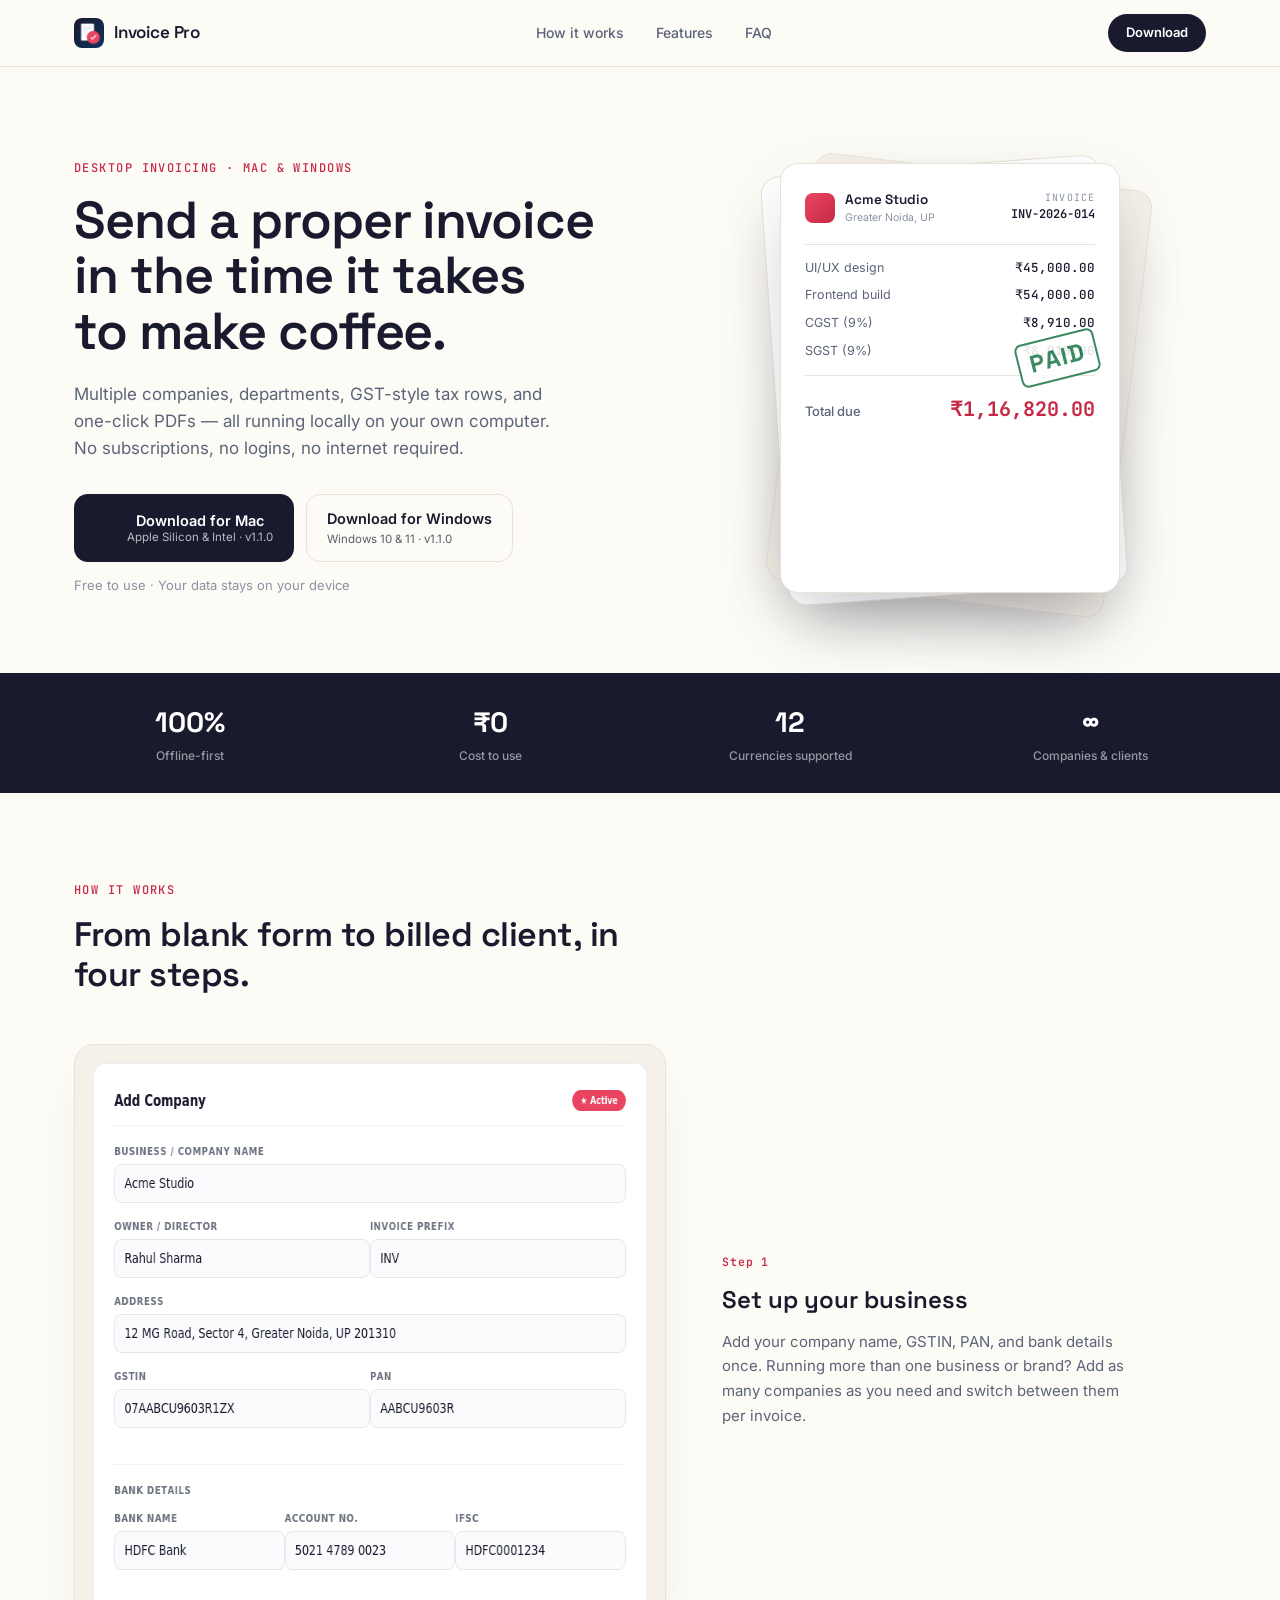
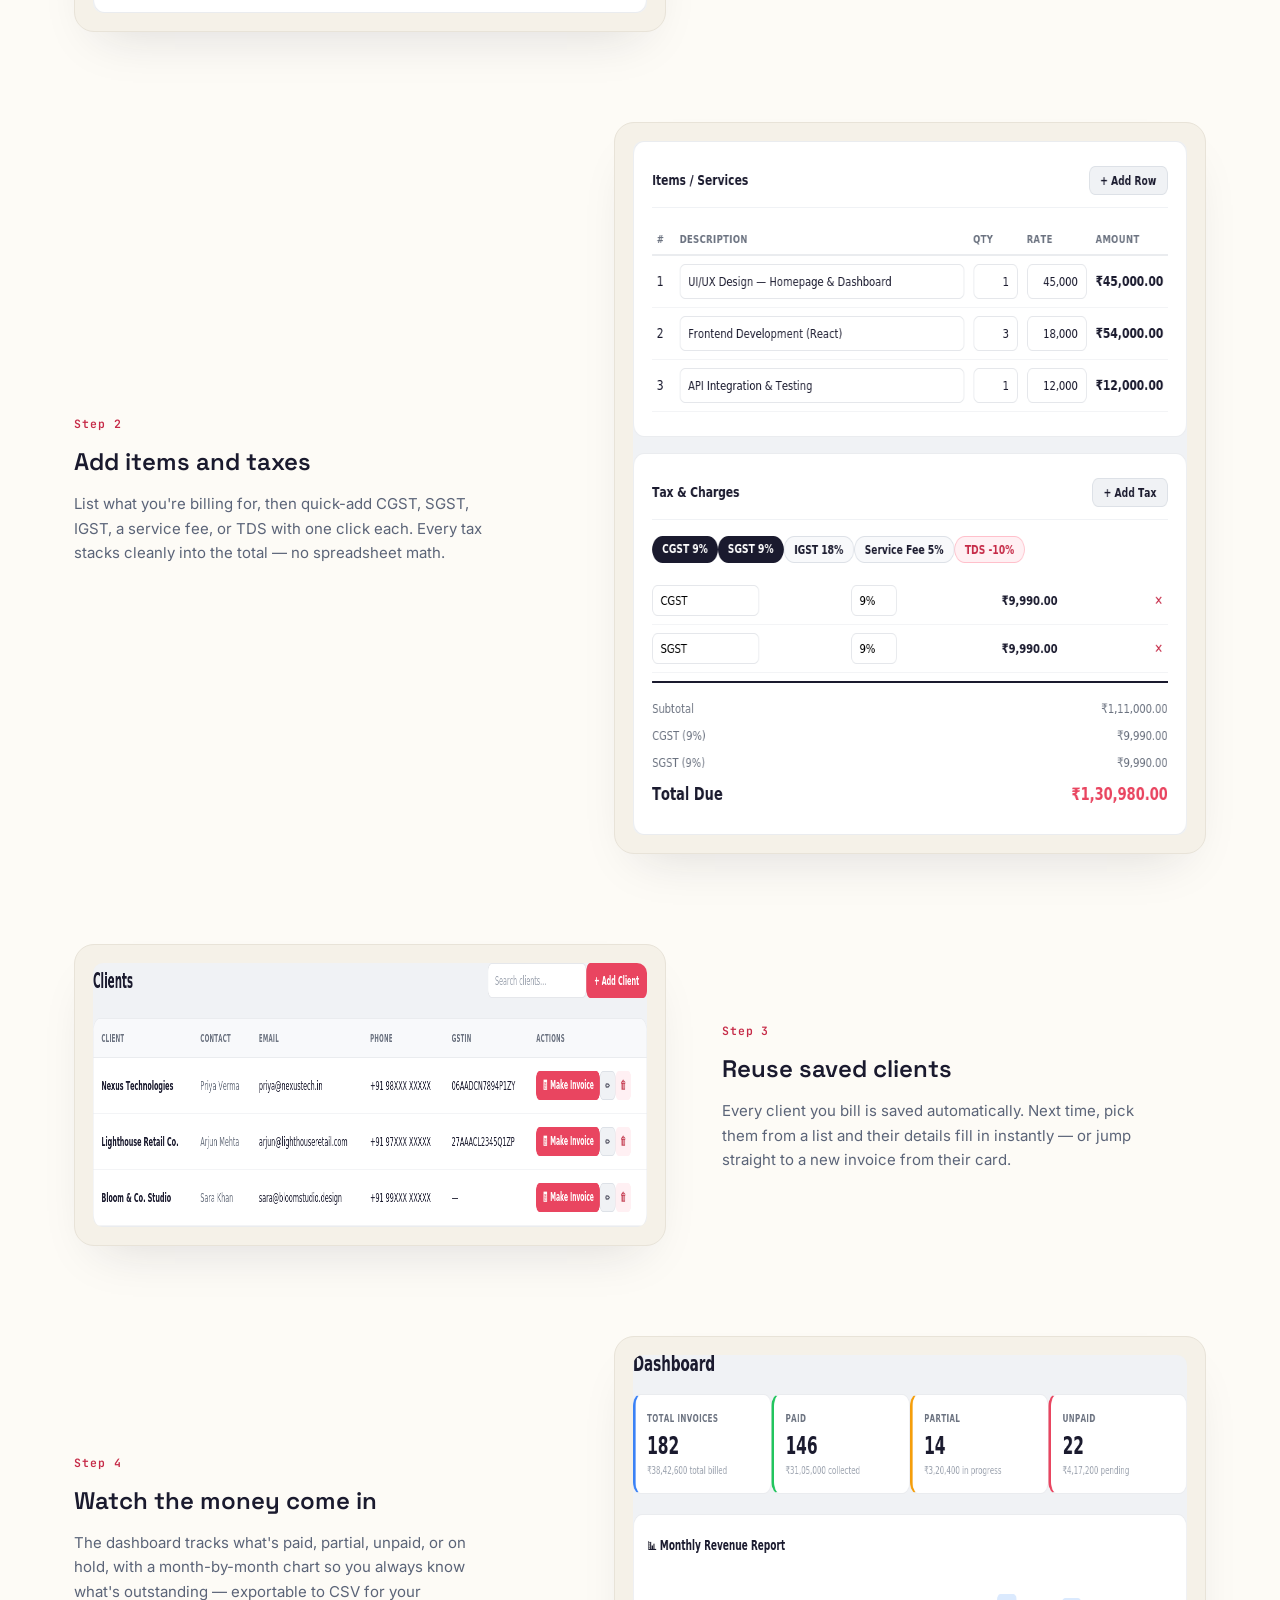
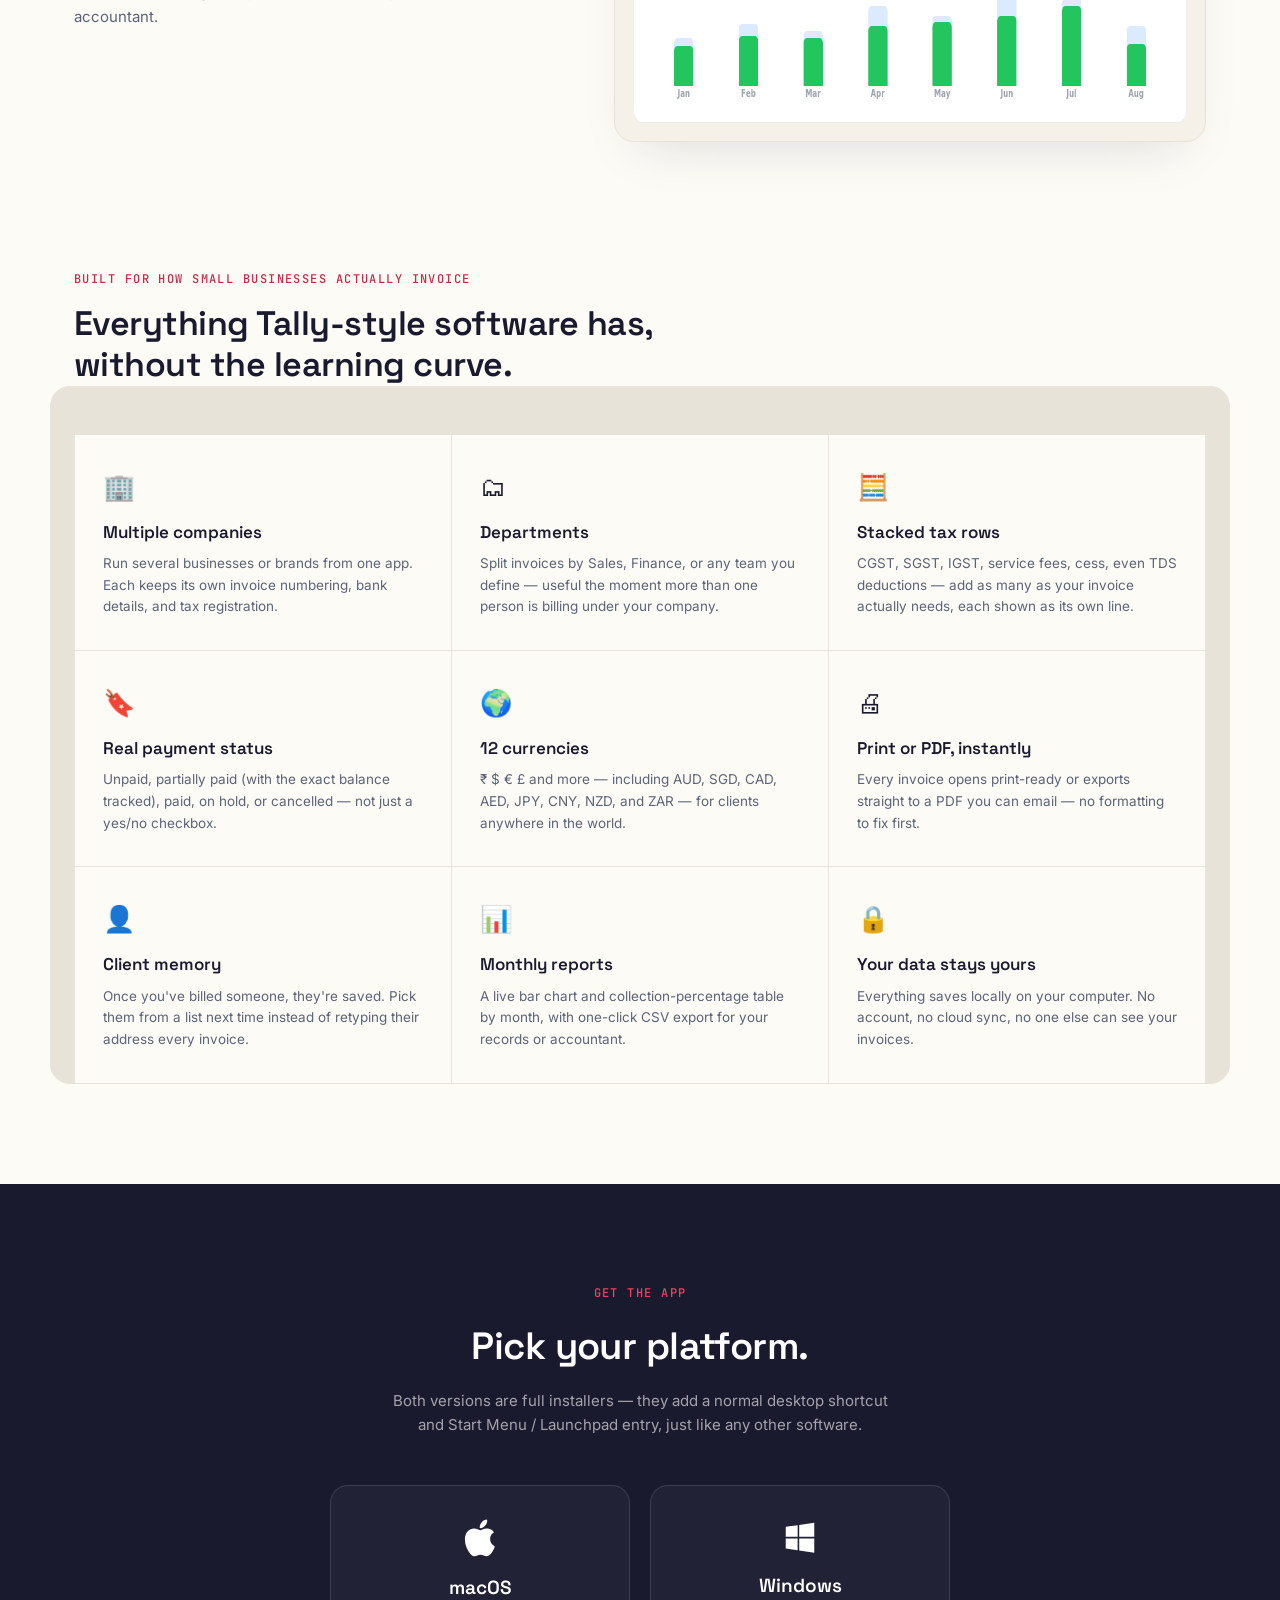
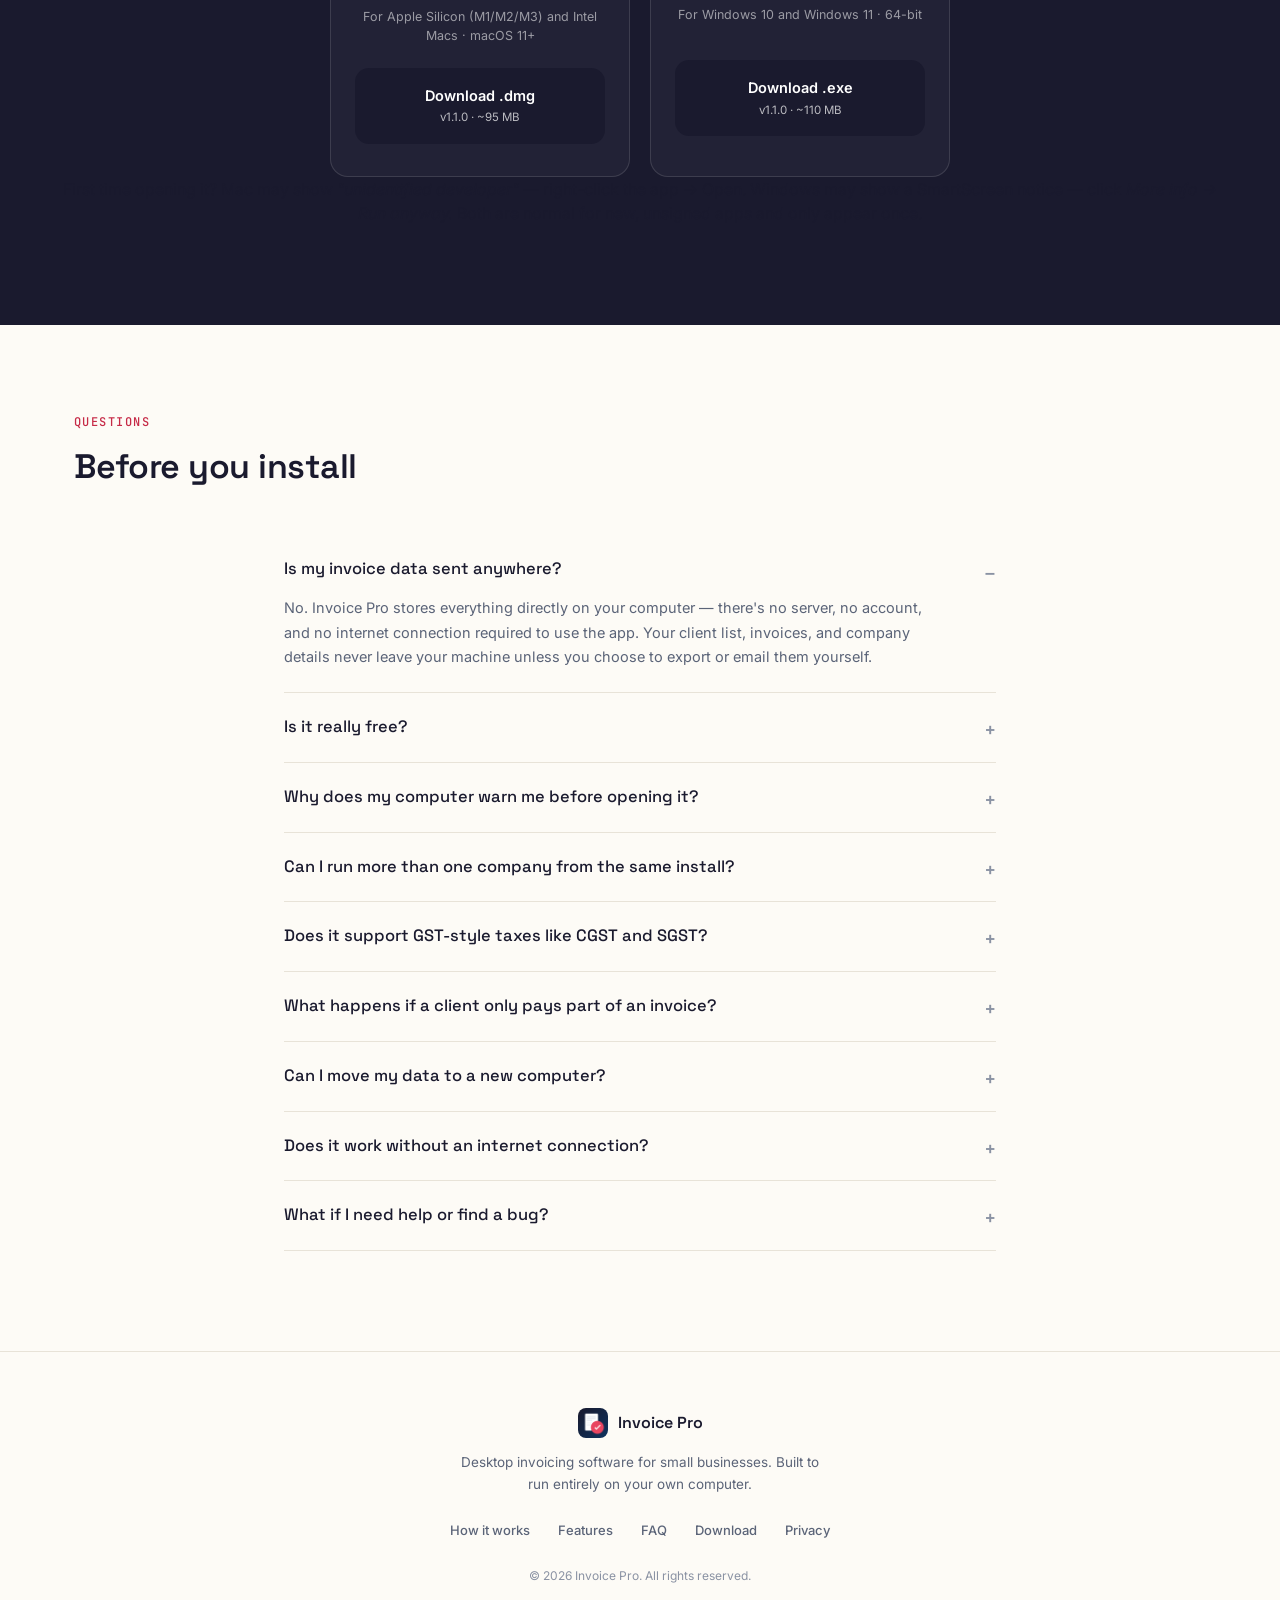
<file: index.html>
<!DOCTYPE html>
<html lang="en">
<head>
<meta charset="UTF-8">
<meta name="viewport" content="width=device-width, initial-scale=1.0">
<title>Invoice Pro — Free Invoicing Software for Mac & Windows</title>
<meta name="description" content="Invoice Pro is a free desktop invoicing app for small businesses. Multiple companies, departments, GST-ready CGST/SGST tax rows, and one-click PDF — all stored locally on your computer.">
<meta name="robots" content="index, follow">
<link rel="canonical" href="https://freeinvoice4u.com/">

<!-- Open Graph / social sharing preview -->
<meta property="og:type" content="website">
<meta property="og:url" content="https://freeinvoice4u.com/">
<meta property="og:title" content="Invoice Pro — Free Invoicing Software for Mac & Windows">
<meta property="og:description" content="Send a proper invoice in the time it takes to make coffee. Multiple companies, GST-ready tax rows, and one-click PDFs — free and fully offline.">
<meta property="og:image" content="https://freeinvoice4u.com/assets/og-image.jpg">
<meta property="og:image:width" content="1200">
<meta property="og:image:height" content="630">
<meta property="og:site_name" content="Invoice Pro">

<!-- Twitter Card -->
<meta name="twitter:card" content="summary_large_image">
<meta name="twitter:title" content="Invoice Pro — Free Invoicing Software for Mac & Windows">
<meta name="twitter:description" content="Send a proper invoice in the time it takes to make coffee. Multiple companies, GST-ready tax rows, and one-click PDFs — free and fully offline.">
<meta name="twitter:image" content="https://freeinvoice4u.com/assets/og-image.jpg">

<link rel="icon" type="image/png" sizes="32x32" href="assets/favicon-32.png">
<link rel="icon" type="image/png" sizes="16x16" href="assets/favicon-16.png">
<link rel="apple-touch-icon" href="assets/apple-touch-icon.png">
<link rel="preconnect" href="https://fonts.googleapis.com">
<link rel="preconnect" href="https://fonts.gstatic.com" crossorigin>
<link href="https://fonts.googleapis.com/css2?family=Space+Grotesk:wght@400;500;600;700&family=Inter:wght@400;500;600;700;800&family=JetBrains+Mono:wght@400;500;600&display=swap" rel="stylesheet">
<link rel="stylesheet" href="styles.css">

<!-- Structured data for search engines (helps eligibility for rich results) -->
<script type="application/ld+json">
{
  "@context": "https://schema.org",
  "@type": "SoftwareApplication",
  "name": "Invoice Pro",
  "operatingSystem": "macOS, Windows",
  "applicationCategory": "BusinessApplication",
  "description": "Free desktop invoicing software for small businesses. Multiple companies, departments, GST-ready tax rows, and one-click PDF export — all stored locally on your computer.",
  "offers": {
    "@type": "Offer",
    "price": "0",
    "priceCurrency": "USD"
  },
  "url": "https://freeinvoice4u.com/"
}
</script>

<!-- Google Analytics (GA4) -->
<!-- Replace G-MYVFQKL49J below with your real Measurement ID from analytics.google.com -->
<script async src="https://www.googletagmanager.com/gtag/js?id=G-MYVFQKL49J"></script>
<script>
  window.dataLayer = window.dataLayer || [];
  function gtag(){dataLayer.push(arguments);}
  gtag('js', new Date());
  gtag('config', 'G-MYVFQKL49J');
</script>

<!-- Google AdSense -->
<script async src="https://pagead2.googlesyndication.com/pagead/js/adsbygoogle.js?client=ca-pub-1694746758452499"
     crossorigin="anonymous"></script>

</head>
<body>

<!-- ═══════════════ NAV ═══════════════ -->
<header class="site-nav">
  <div class="nav-inner">
    <a href="#top" class="nav-brand">
      <img src="assets/logo.png" alt="" class="nav-logo">
      <span>Invoice Pro</span>
    </a>
    <nav class="nav-links">
      <a href="#how-it-works">How it works</a>
      <a href="#features">Features</a>
      <a href="#faq">FAQ</a>
    </nav>
    <a href="#download" class="nav-cta">Download</a>
  </div>
</header>

<main id="top">

  <!-- ═══════════════ HERO ═══════════════ -->
  <section class="hero">
    <div class="hero-inner">
      <div class="hero-copy">
        <p class="eyebrow">Desktop invoicing · Mac &amp; Windows</p>
        <h1>Send a proper invoice<br>in the time it takes<br>to make coffee.</h1>
        <p class="hero-sub">Multiple companies, departments, GST-style tax rows, and one-click PDFs — all running locally on your own computer. No subscriptions, no logins, no internet required.</p>

        <div class="hero-actions">
          <button class="btn-download primary" id="primary-download">
            <svg class="os-icon" id="primary-os-icon" viewBox="0 0 24 24" fill="none"><path d="M0 0h24v24H0z" fill="none"/></svg>
            <span>
              <strong id="primary-download-label">Download for Mac</strong>
              <small id="primary-download-sub">Apple Silicon &amp; Intel · v1.1.0</small>
            </span>
          </button>
          <a href="#download" class="btn-download secondary" id="secondary-download">
            <span>
              <strong id="secondary-download-label">Download for Windows</strong>
              <small>Windows 10 &amp; 11 · v1.1.0</small>
            </span>
          </a>
        </div>
        <p class="hero-note">Free to use · Your data stays on your device</p>
      </div>

      <div class="hero-visual" aria-hidden="true">
        <div class="ledger-stack">
          <div class="ledger-sheet sheet-back"></div>
          <div class="ledger-sheet sheet-mid"></div>
          <div class="invoice-card" id="hero-invoice">
            <div class="ic-head">
              <div class="ic-brand">
                <div class="ic-logo"></div>
                <div>
                  <div class="ic-bizname">Acme Studio</div>
                  <div class="ic-bizline">Greater Noida, UP</div>
                </div>
              </div>
              <div class="ic-title">
                <div class="ic-invoice-word">INVOICE</div>
                <div class="ic-num">INV-2026-014</div>
              </div>
            </div>
            <div class="ic-rows">
              <div class="ic-row"><span>UI/UX design</span><span class="ic-amt" data-final="₹45,000.00">₹0.00</span></div>
              <div class="ic-row"><span>Frontend build</span><span class="ic-amt" data-final="₹54,000.00">₹0.00</span></div>
              <div class="ic-row"><span>CGST (9%)</span><span class="ic-amt" data-final="₹8,910.00">₹0.00</span></div>
              <div class="ic-row"><span>SGST (9%)</span><span class="ic-amt" data-final="₹8,910.00">₹0.00</span></div>
            </div>
            <div class="ic-total-wrap">
              <div class="ic-total-row">
                <span>Total due</span>
                <span class="ic-total-amt" data-final="₹1,16,820.00">₹0.00</span>
              </div>
              <div class="ic-stamp" id="ic-stamp">PAID</div>
            </div>
          </div>
        </div>
      </div>
    </div>
  </section>

  <!-- ═══════════════ TRUST STRIP ═══════════════ -->
  <section class="trust-strip">
    <div class="trust-inner">
      <div class="trust-item"><span class="trust-num">100%</span><span>Offline-first</span></div>
      <div class="trust-item"><span class="trust-num">₹0</span><span>Cost to use</span></div>
      <div class="trust-item"><span class="trust-num">12</span><span>Currencies supported</span></div>
      <div class="trust-item"><span class="trust-num">∞</span><span>Companies &amp; clients</span></div>
    </div>
  </section>

  <!-- ═══════════════ HOW IT WORKS ═══════════════ -->
  <section class="how" id="how-it-works">
    <div class="section-head">
      <p class="eyebrow">How it works</p>
      <h2>From blank form to billed client, in four steps.</h2>
    </div>

    <div class="how-grid">
      <div class="how-step">
        <div class="how-frame">
          <img src="assets/snippet-company.png" alt="Setting up a company profile with name, GST number, and bank details" loading="lazy" width="704" height="550">
        </div>
        <div class="how-text">
          <span class="how-tag">Step 1</span>
          <h3>Set up your business</h3>
          <p>Add your company name, GSTIN, PAN, and bank details once. Running more than one business or brand? Add as many companies as you need and switch between them per invoice.</p>
        </div>
      </div>

      <div class="how-step reverse">
        <div class="how-frame">
          <img src="assets/snippet-items-tax.png" alt="Adding line items and tax rows like CGST and SGST with quick-add buttons" loading="lazy" width="724" height="694">
        </div>
        <div class="how-text">
          <span class="how-tag">Step 2</span>
          <h3>Add items and taxes</h3>
          <p>List what you're billing for, then quick-add CGST, SGST, IGST, a service fee, or TDS with one click each. Every tax stacks cleanly into the total — no spreadsheet math.</p>
        </div>
      </div>

      <div class="how-step">
        <div class="how-frame">
          <img src="assets/snippet-clients.png" alt="Client directory showing saved clients with a Make Invoice button" loading="lazy" width="1124" height="264">
        </div>
        <div class="how-text">
          <span class="how-tag">Step 3</span>
          <h3>Reuse saved clients</h3>
          <p>Every client you bill is saved automatically. Next time, pick them from a list and their details fill in instantly — or jump straight to a new invoice from their card.</p>
        </div>
      </div>

      <div class="how-step reverse">
        <div class="how-frame">
          <img src="assets/snippet-dashboard.png" alt="Dashboard showing monthly revenue chart and collection percentage" loading="lazy" width="864" height="368">
        </div>
        <div class="how-text">
          <span class="how-tag">Step 4</span>
          <h3>Watch the money come in</h3>
          <p>The dashboard tracks what's paid, partial, unpaid, or on hold, with a month-by-month chart so you always know what's outstanding — exportable to CSV for your accountant.</p>
        </div>
      </div>
    </div>
  </section>

  <!-- ═══════════════ FEATURES ═══════════════ -->
  <section class="features" id="features">
    <div class="section-head">
      <p class="eyebrow">Built for how small businesses actually invoice</p>
      <h2>Everything Tally-style software has,<br>without the learning curve.</h2>
    </div>

    <div class="feature-grid">
      <div class="feature-card">
        <div class="feature-icon">🏢</div>
        <h3>Multiple companies</h3>
        <p>Run several businesses or brands from one app. Each keeps its own invoice numbering, bank details, and tax registration.</p>
      </div>
      <div class="feature-card">
        <div class="feature-icon">🗂</div>
        <h3>Departments</h3>
        <p>Split invoices by Sales, Finance, or any team you define — useful the moment more than one person is billing under your company.</p>
      </div>
      <div class="feature-card">
        <div class="feature-icon">🧮</div>
        <h3>Stacked tax rows</h3>
        <p>CGST, SGST, IGST, service fees, cess, even TDS deductions — add as many as your invoice actually needs, each shown as its own line.</p>
      </div>
      <div class="feature-card">
        <div class="feature-icon">🔖</div>
        <h3>Real payment status</h3>
        <p>Unpaid, partially paid (with the exact balance tracked), paid, on hold, or cancelled — not just a yes/no checkbox.</p>
      </div>
      <div class="feature-card">
        <div class="feature-icon">🌍</div>
        <h3>12 currencies</h3>
        <p>₹ $ € £ and more — including AUD, SGD, CAD, AED, JPY, CNY, NZD, and ZAR — for clients anywhere in the world.</p>
      </div>
      <div class="feature-card">
        <div class="feature-icon">🖨</div>
        <h3>Print or PDF, instantly</h3>
        <p>Every invoice opens print-ready or exports straight to a PDF you can email — no formatting to fix first.</p>
      </div>
      <div class="feature-card">
        <div class="feature-icon">👤</div>
        <h3>Client memory</h3>
        <p>Once you've billed someone, they're saved. Pick them from a list next time instead of retyping their address every invoice.</p>
      </div>
      <div class="feature-card">
        <div class="feature-icon">📊</div>
        <h3>Monthly reports</h3>
        <p>A live bar chart and collection-percentage table by month, with one-click CSV export for your records or accountant.</p>
      </div>
      <div class="feature-card">
        <div class="feature-icon">🔒</div>
        <h3>Your data stays yours</h3>
        <p>Everything saves locally on your computer. No account, no cloud sync, no one else can see your invoices.</p>
      </div>
    </div>
  </section>

  <!-- ═══════════════ DOWNLOAD ═══════════════ -->
  <section class="download" id="download">
    <div class="download-inner">
      <p class="eyebrow">Get the app</p>
      <h2>Pick your platform.</h2>
      <p class="download-sub">Both versions are full installers — they add a normal desktop shortcut and Start Menu / Launchpad entry, just like any other software.</p>

      <div class="download-cards">
        <div class="download-card">
          <div class="dl-icon">
            <svg viewBox="0 0 24 24" fill="currentColor" width="40" height="40"><path d="M16.365 1.43c0 1.14-.493 2.27-1.177 3.08-.744.9-2.01 1.59-3.013 1.59-.12 0-.23-.02-.3-.03-.014-.1-.04-.34-.04-.6 0-1.14.572-2.27 1.207-2.98.766-.86 2.103-1.51 3.07-1.55.027.13.053.33.053.49zm4.565 15.71c-.03.07-.463 1.58-1.518 3.12-.945 1.34-1.94 2.71-3.43 2.71-1.517 0-1.9-.88-3.63-.88-1.698 0-2.302.91-3.67.91-1.377 0-2.332-1.26-3.428-2.8-1.287-1.82-2.323-4.63-2.323-7.28 0-4.28 2.797-6.55 5.552-6.55 1.448 0 2.675.95 3.6.95.865 0 2.235-1.01 3.902-1.01.633 0 2.91.06 4.41 2.19-.116.075-2.336 1.36-2.336 4.05 0 3.1 2.694 4.2 2.78 4.23-.02.054-.43 1.46-1.42 2.91" /></svg>
          </div>
          <h3>macOS</h3>
          <p>For Apple Silicon (M1/M2/M3) and Intel Macs · macOS 11+</p>
          <a href="https://github.com/Gaganthegr8/invoice-pro-website/releases/download/v1.1.0/Invoice-Pro-1.1.0.dmg" class="btn-download primary full" id="mac-download-link">
            <strong>Download .dmg</strong>
            <small>v1.1.0 · ~95 MB</small>
          </a>
        </div>

        <div class="download-card">
          <div class="dl-icon">
            <svg viewBox="0 0 24 24" fill="currentColor" width="38" height="38"><path d="M3 5.5l7.5-1v7.4H3V5.5zm8.5-1.13L21 3v8.9H11.5V4.37zM3 12.9h7.5v7.4l-7.5-1.06v-6.34zM11.5 13h9.5v8.9l-9.5-1.34V13z"/></svg>
          </div>
          <h3>Windows</h3>
          <p>For Windows 10 and Windows 11 · 64-bit</p>
          <a href="https://github.com/Gaganthegr8/invoice-pro-website/releases/download/v1.1.0/Invoice-Pro-Setup-1.1.0.exe" class="btn-download primary full" id="win-download-link">
            <strong>Download .exe</strong>
            <small>v1.1.0 · ~110 MB</small>
          </a>
        </div>
      </div>

      <p class="download-footnote">
        First time opening it? Mac may show <em>"unidentified developer"</em> — right-click the app → Open. Windows may show a SmartScreen notice — click <em>More info → Run anyway.</em> Both are normal for new, unsigned apps and only appear once.
      </p>
    </div>
  </section>

  <!-- ═══════════════ FAQ ═══════════════ -->
  <section class="faq" id="faq">
    <div class="section-head">
      <p class="eyebrow">Questions</p>
      <h2>Before you install</h2>
    </div>

    <div class="faq-list">

      <details class="faq-item" open>
        <summary>Is my invoice data sent anywhere?</summary>
        <div class="faq-body">No. Invoice Pro stores everything directly on your computer — there's no server, no account, and no internet connection required to use the app. Your client list, invoices, and company details never leave your machine unless you choose to export or email them yourself.</div>
      </details>

      <details class="faq-item">
        <summary>Is it really free?</summary>
        <div class="faq-body">Yes — there's no subscription, no per-invoice fee, and no feature paywall. Download it, install it, and use it for as many companies, clients, and invoices as you need.</div>
      </details>

      <details class="faq-item">
        <summary>Why does my computer warn me before opening it?</summary>
        <div class="faq-body">Both Mac and Windows show a one-time warning for apps that aren't registered with a paid developer certificate. This is common for small, independent software and doesn't mean anything is wrong — on Mac, right-click the app and choose Open; on Windows, click "More info" then "Run anyway" in the SmartScreen prompt. You'll only see this the first time.</div>
      </details>

      <details class="faq-item">
        <summary>Can I run more than one company from the same install?</summary>
        <div class="faq-body">Yes. Add as many companies as you need under the Companies page — each one keeps its own name, address, GSTIN, bank details, and invoice numbering, so you can switch between them when creating a new invoice.</div>
      </details>

      <details class="faq-item">
        <summary>Does it support GST-style taxes like CGST and SGST?</summary>
        <div class="faq-body">Yes. The invoice form has one-click quick-add buttons for CGST, SGST, IGST, UGST, Cess, a generic service fee, and TDS (entered as a negative percentage so it deducts correctly). You can also add a fully custom tax with any name and percentage.</div>
      </details>

      <details class="faq-item">
        <summary>What happens if a client only pays part of an invoice?</summary>
        <div class="faq-body">Set the invoice status to "Partially Paid" and enter the amount received — the app calculates and displays the remaining balance both on screen and on the printed invoice, and reflects it in your dashboard totals.</div>
      </details>

      <details class="faq-item">
        <summary>Can I move my data to a new computer?</summary>
        <div class="faq-body">Use the "Backup Data" button in the sidebar to export everything to a single file. You can keep that as a safety copy or bring it with you when setting up the app on another machine.</div>
      </details>

      <details class="faq-item">
        <summary>Does it work without an internet connection?</summary>
        <div class="faq-body">Yes, fully. Every feature — invoices, clients, companies, reports, PDF export, and printing — works completely offline.</div>
      </details>

      <details class="faq-item">
        <summary>What if I need help or find a bug?</summary>
        <div class="faq-body">Reach out at <a href="mailto:support@freeinvoice4u.com">support@freeinvoice4u.com</a> and we'll get back to you as soon as we can.</div>
      </details>

    </div>
  </section>

</main>

<!-- ═══════════════ FOOTER ═══════════════ -->
<footer class="site-footer">
  <div class="footer-inner">
    <div class="footer-brand">
      <img src="assets/logo.png" alt="" class="nav-logo">
      <span>Invoice Pro</span>
    </div>
    <p class="footer-tag">Desktop invoicing software for small businesses. Built to run entirely on your own computer.</p>
    <div class="footer-links">
      <a href="#how-it-works">How it works</a>
      <a href="#features">Features</a>
      <a href="#faq">FAQ</a>
      <a href="#download">Download</a>
      <a href="privacy.html">Privacy</a>
    </div>
    <p class="footer-copy">© 2026 Invoice Pro. All rights reserved.</p>
  </div>
</footer>

<script src="script.js"></script>
</body>
</html>
</file>
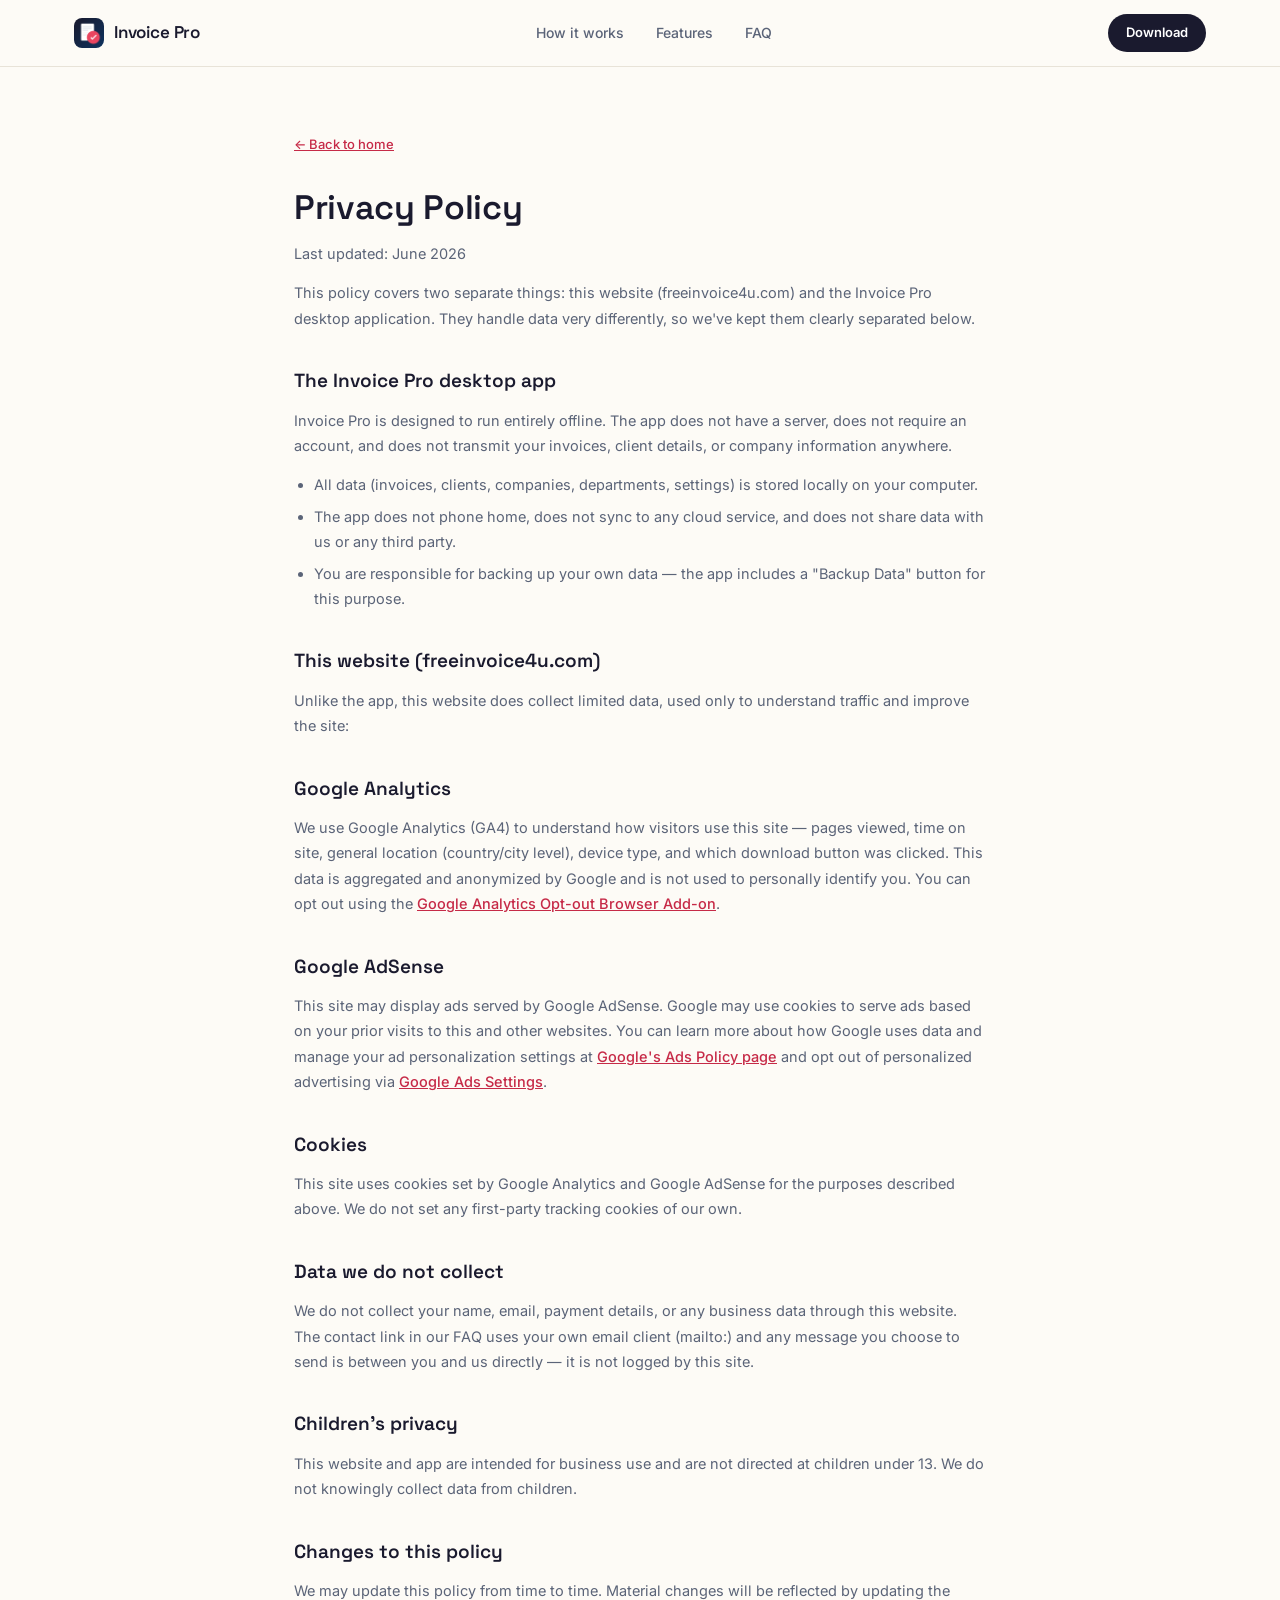
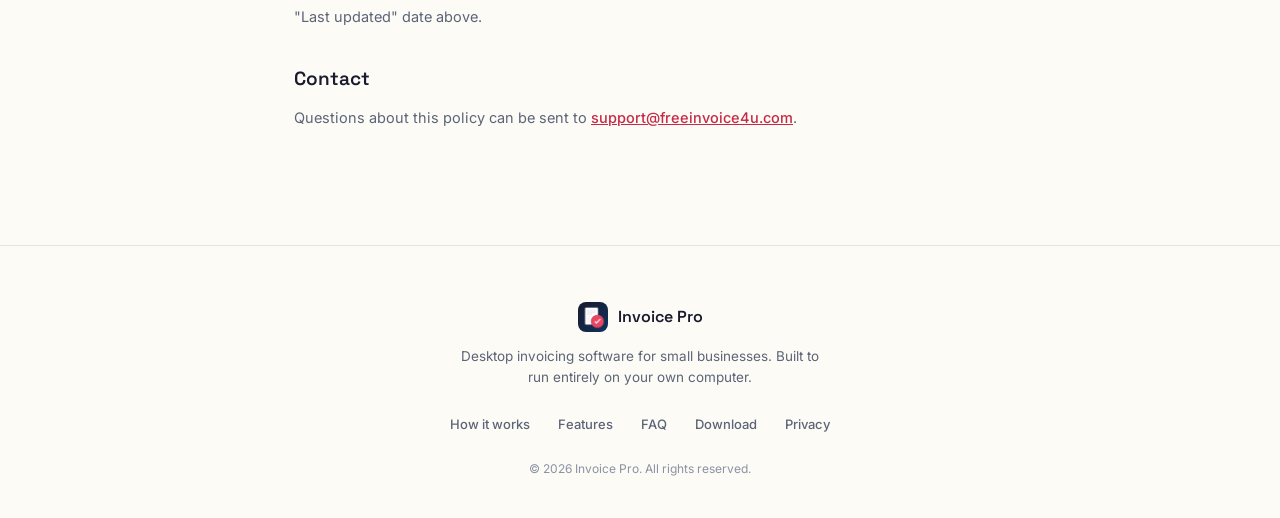
<file: privacy.html>
<!DOCTYPE html>
<html lang="en">
<head>
<meta charset="UTF-8">
<meta name="viewport" content="width=device-width, initial-scale=1.0">
<title>Privacy Policy — Invoice Pro</title>
<meta name="description" content="Privacy Policy for Invoice Pro and freeinvoice4u.com — what data the website collects and how the desktop app handles your information.">
<meta name="robots" content="index, follow">
<link rel="icon" type="image/png" sizes="32x32" href="assets/favicon-32.png">
<link rel="icon" type="image/png" sizes="16x16" href="assets/favicon-16.png">
<link rel="apple-touch-icon" href="assets/apple-touch-icon.png">
<link rel="canonical" href="https://freeinvoice4u.com/privacy.html">
<link rel="preconnect" href="https://fonts.googleapis.com">
<link rel="preconnect" href="https://fonts.gstatic.com" crossorigin>
<link href="https://fonts.googleapis.com/css2?family=Space+Grotesk:wght@400;500;600;700&family=Inter:wght@400;500;600;700;800&family=JetBrains+Mono:wght@400;500;600&display=swap" rel="stylesheet">
<link rel="stylesheet" href="styles.css">

<!-- Google Analytics (GA4) -->
<script async src="https://www.googletagmanager.com/gtag/js?id=G-MYVFQKL49J"></script>
<script>
  window.dataLayer = window.dataLayer || [];
  function gtag(){dataLayer.push(arguments);}
  gtag('js', new Date());
  gtag('config', 'G-MYVFQKL49J');
</script>

<!-- Google AdSense -->
<script async src="https://pagead2.googlesyndication.com/pagead/js/adsbygoogle.js?client=ca-pub-1694746758452499"
     crossorigin="anonymous"></script>

<style>
.legal-page{max-width:740px;margin:0 auto;padding:64px 24px 100px}
.legal-page h1{font-family:var(--font-display);font-size:34px;font-weight:600;letter-spacing:-.01em;margin-bottom:8px;color:var(--ink)}
.legal-updated{font-size:13px;color:var(--slate-light);margin-bottom:40px}
.legal-page h2{font-family:var(--font-display);font-size:19px;font-weight:600;margin:36px 0 12px;color:var(--ink)}
.legal-page p{font-size:14.5px;color:var(--slate);line-height:1.75;margin-bottom:14px}
.legal-page ul{margin:0 0 14px 20px}
.legal-page li{font-size:14.5px;color:var(--slate);line-height:1.75;margin-bottom:6px}
.legal-page a{color:var(--coral-deep);font-weight:500;text-decoration:underline}
.legal-back{display:inline-flex;align-items:center;gap:6px;font-size:13px;font-weight:600;color:var(--slate);margin-bottom:28px}
.legal-back:hover{color:var(--ink)}
</style>
</head>
<body>

<header class="site-nav">
  <div class="nav-inner">
    <a href="/" class="nav-brand">
      <img src="assets/logo.png" alt="" class="nav-logo">
      <span>Invoice Pro</span>
    </a>
    <nav class="nav-links">
      <a href="/#how-it-works">How it works</a>
      <a href="/#features">Features</a>
      <a href="/#faq">FAQ</a>
    </nav>
    <a href="/#download" class="nav-cta">Download</a>
  </div>
</header>

<main>
  <div class="legal-page">
    <a href="/" class="legal-back">← Back to home</a>
    <h1>Privacy Policy</h1>
    <p class="legal-updated">Last updated: June 2026</p>

    <p>This policy covers two separate things: this website (freeinvoice4u.com) and the Invoice Pro desktop application. They handle data very differently, so we've kept them clearly separated below.</p>

    <h2>The Invoice Pro desktop app</h2>
    <p>Invoice Pro is designed to run entirely offline. The app does not have a server, does not require an account, and does not transmit your invoices, client details, or company information anywhere.</p>
    <ul>
      <li>All data (invoices, clients, companies, departments, settings) is stored locally on your computer.</li>
      <li>The app does not phone home, does not sync to any cloud service, and does not share data with us or any third party.</li>
      <li>You are responsible for backing up your own data — the app includes a "Backup Data" button for this purpose.</li>
    </ul>

    <h2>This website (freeinvoice4u.com)</h2>
    <p>Unlike the app, this website does collect limited data, used only to understand traffic and improve the site:</p>

    <h2>Google Analytics</h2>
    <p>We use Google Analytics (GA4) to understand how visitors use this site — pages viewed, time on site, general location (country/city level), device type, and which download button was clicked. This data is aggregated and anonymized by Google and is not used to personally identify you. You can opt out using the <a href="https://tools.google.com/dlpage/gaoptout" target="_blank" rel="noopener">Google Analytics Opt-out Browser Add-on</a>.</p>

    <h2>Google AdSense</h2>
    <p>This site may display ads served by Google AdSense. Google may use cookies to serve ads based on your prior visits to this and other websites. You can learn more about how Google uses data and manage your ad personalization settings at <a href="https://policies.google.com/technologies/ads" target="_blank" rel="noopener">Google's Ads Policy page</a> and opt out of personalized advertising via <a href="https://adssettings.google.com" target="_blank" rel="noopener">Google Ads Settings</a>.</p>

    <h2>Cookies</h2>
    <p>This site uses cookies set by Google Analytics and Google AdSense for the purposes described above. We do not set any first-party tracking cookies of our own.</p>

    <h2>Data we do not collect</h2>
    <p>We do not collect your name, email, payment details, or any business data through this website. The contact link in our FAQ uses your own email client (mailto:) and any message you choose to send is between you and us directly — it is not logged by this site.</p>

    <h2>Children's privacy</h2>
    <p>This website and app are intended for business use and are not directed at children under 13. We do not knowingly collect data from children.</p>

    <h2>Changes to this policy</h2>
    <p>We may update this policy from time to time. Material changes will be reflected by updating the "Last updated" date above.</p>

    <h2>Contact</h2>
    <p>Questions about this policy can be sent to <a href="mailto:support@freeinvoice4u.com">support@freeinvoice4u.com</a>.</p>
  </div>
</main>

<footer class="site-footer">
  <div class="footer-inner">
    <div class="footer-brand">
      <img src="assets/logo.png" alt="" class="nav-logo">
      <span>Invoice Pro</span>
    </div>
    <p class="footer-tag">Desktop invoicing software for small businesses. Built to run entirely on your own computer.</p>
    <div class="footer-links">
      <a href="/#how-it-works">How it works</a>
      <a href="/#features">Features</a>
      <a href="/#faq">FAQ</a>
      <a href="/#download">Download</a>
      <a href="/privacy.html">Privacy</a>
    </div>
    <p class="footer-copy">© 2026 Invoice Pro. All rights reserved.</p>
  </div>
</footer>

</body>
</html>
</file>
<file: styles.css>
/* ═══════════════ TOKENS ═══════════════ */
:root{
  --ink:#1a1a2e;
  --navy-deep:#16213e;
  --navy:#0f3460;
  --coral:#e94560;
  --coral-deep:#c62a47;
  --paper:#fdfbf6;
  --paper-dim:#f5f1e8;
  --slate:#5b6478;
  --slate-light:#8a92a3;
  --line:#e8e3d8;
  --success:#1f7a4d;
  --success-bg:#e7f4ec;

  --font-display:'Space Grotesk', sans-serif;
  --font-body:'Inter', sans-serif;
  --font-mono:'JetBrains Mono', monospace;

  --max-w:1180px;
}

*,*::before,*::after{box-sizing:border-box;margin:0;padding:0}
html{scroll-behavior:smooth}
body{
  font-family:var(--font-body);
  color:var(--ink);
  background:var(--paper);
  -webkit-font-smoothing:antialiased;
  line-height:1.5;
}
img{max-width:100%;display:block}
a{color:inherit;text-decoration:none}

@media (prefers-reduced-motion: reduce){
  *{animation-duration:0.01ms !important; animation-iteration-count:1 !important; transition-duration:0.01ms !important; scroll-behavior:auto !important;}
}

/* ═══════════════ NAV ═══════════════ */
.site-nav{
  position:sticky; top:0; z-index:100;
  background:rgba(253,251,246,0.88);
  backdrop-filter:blur(10px);
  border-bottom:1px solid var(--line);
}
.nav-inner{
  max-width:var(--max-w); margin:0 auto;
  display:flex; align-items:center; justify-content:space-between;
  padding:14px 24px;
}
.nav-brand{display:flex; align-items:center; gap:10px; font-family:var(--font-display); font-weight:600; font-size:17px; letter-spacing:-.01em}
.nav-logo{width:30px; height:30px; border-radius:8px}
.nav-links{display:flex; gap:32px}
.nav-links a{font-size:14px; font-weight:500; color:var(--slate); transition:color .15s}
.nav-links a:hover{color:var(--ink)}
.nav-cta{
  background:var(--ink); color:#fff; font-size:13px; font-weight:600;
  padding:9px 18px; border-radius:100px; transition:background .15s;
}
.nav-cta:hover{background:var(--coral)}

@media (max-width:760px){
  .nav-links{display:none}
}

/* ═══════════════ HERO ═══════════════ */
.hero{
  max-width:var(--max-w); margin:0 auto;
  padding:76px 24px 60px;
}
.hero-inner{
  display:grid; grid-template-columns:1.05fr 0.95fr; gap:56px; align-items:center;
}
.eyebrow{
  font-family:var(--font-mono); font-size:12px; font-weight:500;
  color:var(--coral-deep); text-transform:uppercase; letter-spacing:.12em;
  margin-bottom:16px;
}
.hero-copy h1{
  font-family:var(--font-display); font-size:52px; line-height:1.06;
  font-weight:600; letter-spacing:-.02em; color:var(--ink); margin-bottom:22px;
}
.hero-sub{
  font-size:17px; color:var(--slate); max-width:480px; margin-bottom:32px; line-height:1.6;
}
.hero-actions{display:flex; flex-wrap:wrap; gap:12px; margin-bottom:14px}
.hero-note{font-size:13px; color:var(--slate-light)}

.btn-download{
  display:flex; align-items:center; gap:10px;
  padding:13px 20px; border-radius:14px;
  border:1.5px solid transparent; cursor:pointer;
  font-family:var(--font-body); transition:all .15s;
}
.btn-download.primary{background:var(--ink); color:#fff}
.btn-download.primary:hover{background:var(--coral); transform:translateY(-1px)}
.btn-download.secondary{background:transparent; border-color:var(--line); color:var(--ink)}
.btn-download.secondary:hover{border-color:var(--ink)}
.btn-download strong{display:block; font-size:14.5px; font-weight:600}
.btn-download small{display:block; font-size:11.5px; opacity:.7; margin-top:1px}
.btn-download.full{width:100%; justify-content:center; flex-direction:column; align-items:center; gap:2px; padding:16px}
.os-icon{width:22px; height:22px; flex-shrink:0}

/* ── Hero visual: ledger stack ── */
.hero-visual{position:relative; display:flex; justify-content:center; padding:20px 0}
.ledger-stack{position:relative; width:340px; height:430px}
.ledger-sheet{
  position:absolute; inset:0; background:#fff;
  border-radius:18px; border:1px solid var(--line);
  box-shadow:0 30px 60px -20px rgba(26,26,46,.18);
}
.sheet-back{ transform:rotate(7deg) translate(10px, 6px); background:var(--paper-dim); }
.sheet-mid{ transform:rotate(-4deg) translate(-6px, 2px); background:#fff; }

.invoice-card{
  position:relative; width:100%; height:100%;
  background:#fff; border-radius:18px; border:1px solid var(--line);
  box-shadow:0 30px 70px -18px rgba(26,26,46,.28);
  padding:26px 24px; display:flex; flex-direction:column; gap:18px;
  overflow:hidden;
}
.ic-head{display:flex; justify-content:space-between; align-items:flex-start}
.ic-brand{display:flex; align-items:center; gap:10px}
.ic-logo{width:30px; height:30px; border-radius:8px; background:linear-gradient(135deg,var(--coral),var(--coral-deep))}
.ic-bizname{font-family:var(--font-display); font-weight:600; font-size:13.5px}
.ic-bizline{font-size:10.5px; color:var(--slate-light)}
.ic-title{text-align:right}
.ic-invoice-word{font-family:var(--font-mono); font-size:10px; letter-spacing:.12em; color:var(--slate-light)}
.ic-num{font-family:var(--font-mono); font-size:12px; font-weight:600; color:var(--ink)}

.ic-rows{display:flex; flex-direction:column; gap:9px; border-top:1px solid var(--line); border-bottom:1px solid var(--line); padding:14px 0}
.ic-row{display:flex; justify-content:space-between; font-size:12.5px; color:var(--slate)}
.ic-amt{font-family:var(--font-mono); font-weight:500; color:var(--ink); transition:opacity .3s}

.ic-total-wrap{position:relative}
.ic-total-row{display:flex; justify-content:space-between; align-items:baseline}
.ic-total-row span:first-child{font-size:13px; color:var(--slate); font-weight:500}
.ic-total-amt{font-family:var(--font-mono); font-size:20px; font-weight:700; color:var(--coral-deep)}

.ic-stamp{
  position:absolute; top:-58px; right:-2px;
  font-family:var(--font-display); font-weight:700; font-size:24px;
  color:var(--success); border:2.5px solid var(--success);
  padding:2px 10px; border-radius:7px;
  transform:rotate(-14deg) scale(0);
  opacity:0;
  letter-spacing:.06em;
  transition:transform .5s cubic-bezier(.34,1.56,.64,1), opacity .3s;
  pointer-events:none;
  white-space:nowrap;
  background:#fff;
}
.ic-stamp.show{transform:rotate(-14deg) scale(1); opacity:.88}

@media (max-width:900px){
  .hero-inner{grid-template-columns:1fr; gap:48px}
  .hero-copy h1{font-size:40px}
  .hero-visual{order:-1}
  .ledger-stack{width:280px; height:360px}
}
@media (max-width:480px){
  .hero{padding:48px 18px 40px}
  .hero-copy h1{font-size:32px}
  .btn-download{width:100%}
  .hero-actions{flex-direction:column}
  .ledger-stack{width:240px; height:310px}
  .invoice-card{padding:20px 18px; gap:14px}
  .ic-stamp{font-size:18px; padding:1px 8px; top:-44px; right:-2px}
}

/* ═══════════════ TRUST STRIP ═══════════════ */
.trust-strip{background:var(--ink); padding:28px 24px}
.trust-inner{
  max-width:var(--max-w); margin:0 auto;
  display:grid; grid-template-columns:repeat(4,1fr); gap:20px; text-align:center;
}
.trust-item{display:flex; flex-direction:column; gap:4px}
.trust-num{font-family:var(--font-display); font-size:28px; font-weight:700; color:#fff}
.trust-item span:last-child{font-size:12px; color:rgba(255,255,255,.55); font-weight:500}
@media (max-width:600px){
  .trust-inner{grid-template-columns:repeat(2,1fr); gap:24px}
}

/* ═══════════════ SECTION HEAD (shared) ═══════════════ */
.section-head{max-width:var(--max-w); margin:0 auto; padding:88px 24px 0; text-align:left}
.section-head h2{
  font-family:var(--font-display); font-size:34px; font-weight:600;
  letter-spacing:-.015em; color:var(--ink); max-width:600px; line-height:1.2;
}
@media (max-width:600px){
  .section-head{padding:60px 20px 0}
  .section-head h2{font-size:26px}
}

/* ═══════════════ HOW IT WORKS ═══════════════ */
.how{padding-bottom:40px}
.how-grid{max-width:var(--max-w); margin:0 auto; padding:48px 24px 0; display:flex; flex-direction:column; gap:90px}
.how-step{display:grid; grid-template-columns:1.1fr 0.9fr; gap:56px; align-items:center}
.how-step.reverse{grid-template-columns:0.9fr 1.1fr}
.how-step.reverse .how-frame{order:2}
.how-step.reverse .how-text{order:1}

.how-frame{
  background:var(--paper-dim); border-radius:20px; border:1px solid var(--line);
  padding:18px; box-shadow:0 24px 50px -24px rgba(26,26,46,.15);
}
.how-frame img{border-radius:10px; width:100%}

.how-tag{font-family:var(--font-mono); font-size:11.5px; font-weight:600; color:var(--coral-deep); letter-spacing:.08em}
.how-text h3{font-family:var(--font-display); font-size:24px; font-weight:600; margin:10px 0 12px; color:var(--ink)}
.how-text p{font-size:15px; color:var(--slate); line-height:1.65; max-width:420px}

@media (max-width:860px){
  .how-step, .how-step.reverse{grid-template-columns:1fr; gap:28px}
  .how-step.reverse .how-frame{order:1}
  .how-step.reverse .how-text{order:2}
  .how-grid{gap:56px}
}

/* ═══════════════ FEATURES ═══════════════ */
.features{padding-bottom:40px}
.feature-grid{
  max-width:var(--max-w); margin:0 auto; padding:48px 24px 0;
  display:grid; grid-template-columns:repeat(3,1fr); gap:1px;
  background:var(--line); border:1px solid var(--line); border-radius:20px; overflow:hidden;
}
.feature-card{background:var(--paper); padding:32px 28px}
.feature-icon{font-size:26px; margin-bottom:14px}
.feature-card h3{font-family:var(--font-display); font-size:17px; font-weight:600; margin-bottom:8px; color:var(--ink)}
.feature-card p{font-size:13.5px; color:var(--slate); line-height:1.6}

@media (max-width:860px){
  .feature-grid{grid-template-columns:repeat(2,1fr)}
}
@media (max-width:560px){
  .feature-grid{grid-template-columns:1fr}
}

/* ═══════════════ DOWNLOAD ═══════════════ */
.download{background:var(--ink); padding:100px 24px; margin-top:60px}
.download-inner{max-width:var(--max-w); margin:0 auto; text-align:center}
.download .eyebrow{color:var(--coral); text-align:center}
.download h2{
  font-family:var(--font-display); font-size:38px; font-weight:600;
  color:#fff; letter-spacing:-.015em; margin-bottom:14px;
}
.download-sub{color:rgba(255,255,255,.6); max-width:520px; margin:0 auto 48px; font-size:15px; line-height:1.6}

.download-cards{display:grid; grid-template-columns:repeat(2,1fr); gap:20px; max-width:620px; margin:0 auto}
.download-card{
  background:rgba(255,255,255,.04); border:1px solid rgba(255,255,255,.12);
  border-radius:18px; padding:32px 24px; text-align:center;
}
.dl-icon{color:#fff; display:flex; justify-content:center; margin-bottom:16px}
.download-card h3{font-family:var(--font-display); font-size:19px; font-weight:600; color:#fff; margin-bottom:6px}
.download-card p{font-size:12.5px; color:rgba(255,255,255,.55); margin-bottom:22px; min-height:32px}

.install-help{
  display:grid; grid-template-columns:1fr 1fr; gap:18px;
  max-width:820px; margin:48px auto 0; text-align:left;
}
.install-help-card{
  background:rgba(255,255,255,.05); border:1px solid rgba(255,255,255,.12);
  border-radius:16px; padding:24px 26px;
}
.install-help-card h4{
  font-family:var(--font-display); font-size:15.5px; font-weight:600;
  color:#fff; margin-bottom:10px;
}
.install-help-card > p{font-size:13px; color:rgba(255,255,255,.55); line-height:1.6; margin-bottom:14px}
.install-help-card ol{margin:0 0 14px; padding-left:20px; display:flex; flex-direction:column; gap:7px}
.install-help-card ol li{font-size:13px; color:rgba(255,255,255,.8); line-height:1.5}
.install-help-card ol li strong{color:#fff}
.install-help-note{
  font-size:12px; color:rgba(255,255,255,.45); margin:0;
  padding-top:12px; border-top:1px solid rgba(255,255,255,.1);
}

@media (max-width:700px){
  .install-help{grid-template-columns:1fr}
}

@media (max-width:560px){
  .download-cards{grid-template-columns:1fr}
  .download{padding:70px 20px}
}

/* ═══════════════ FAQ ═══════════════ */
.faq{padding-bottom:100px}
.faq-list{max-width:760px; margin:0 auto; padding:48px 24px 0}
.faq-item{
  border-bottom:1px solid var(--line); padding:22px 0;
}
.faq-item summary{
  font-family:var(--font-display); font-size:16.5px; font-weight:500;
  cursor:pointer; list-style:none; position:relative; padding-right:30px;
  color:var(--ink);
}
.faq-item summary::-webkit-details-marker{display:none}
.faq-item summary::after{
  content:'+'; position:absolute; right:0; top:0;
  font-size:20px; color:var(--slate-light); transition:transform .2s;
}
.faq-item[open] summary::after{ content:'–'; }
.faq-body{font-size:14.5px; color:var(--slate); line-height:1.7; margin-top:14px; max-width:640px}
.faq-body a{color:var(--coral-deep); font-weight:500; text-decoration:underline}

/* ═══════════════ FOOTER ═══════════════ */
.site-footer{border-top:1px solid var(--line); padding:56px 24px 40px}
.footer-inner{max-width:var(--max-w); margin:0 auto; text-align:center}
.footer-brand{display:flex; align-items:center; justify-content:center; gap:10px; font-family:var(--font-display); font-weight:600; font-size:16px; margin-bottom:14px}
.footer-tag{font-size:13.5px; color:var(--slate); max-width:380px; margin:0 auto 26px; line-height:1.6}
.footer-links{display:flex; justify-content:center; gap:28px; margin-bottom:26px}
.footer-links a{font-size:13px; color:var(--slate); font-weight:500}
.footer-links a:hover{color:var(--ink)}
.footer-copy{font-size:12px; color:var(--slate-light)}
</file>
